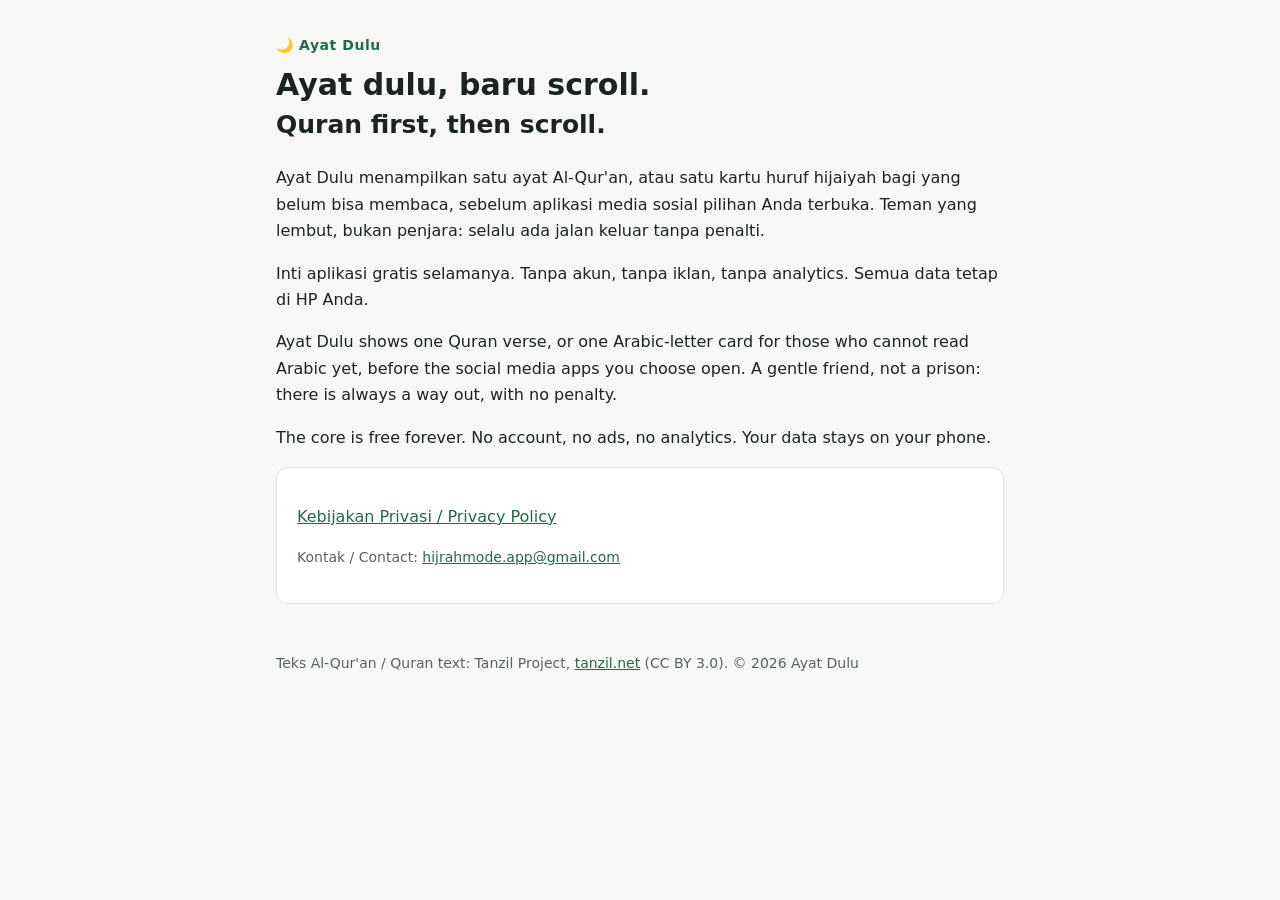
<file: index.html>
<!doctype html>
<html lang="id">
<head>
<meta charset="utf-8">
<meta name="viewport" content="width=device-width, initial-scale=1">
<title>Ayat Dulu</title>
<meta name="description" content="Ayat Dulu: ayat dulu, baru scroll. Satu ayat Al-Qur'an sebelum media sosial terbuka.">
<link rel="stylesheet" href="style.css">
</head>
<body>
<main>
<header>
  <span class="brand">🌙 Ayat Dulu</span>
  <h1>Ayat dulu, baru scroll.<br><small>Quran first, then scroll.</small></h1>
</header>

<section lang="id">
  <p>Ayat Dulu menampilkan satu ayat Al-Qur'an, atau satu kartu huruf hijaiyah bagi yang belum bisa membaca, sebelum aplikasi media sosial pilihan Anda terbuka. Teman yang lembut, bukan penjara: selalu ada jalan keluar tanpa penalti.</p>
  <p>Inti aplikasi gratis selamanya. Tanpa akun, tanpa iklan, tanpa analytics. Semua data tetap di HP Anda.</p>
</section>

<section lang="en">
  <p>Ayat Dulu shows one Quran verse, or one Arabic-letter card for those who cannot read Arabic yet, before the social media apps you choose open. A gentle friend, not a prison: there is always a way out, with no penalty.</p>
  <p>The core is free forever. No account, no ads, no analytics. Your data stays on your phone.</p>
</section>

<div class="card">
  <p><a href="privacy.html">Kebijakan Privasi / Privacy Policy</a></p>
  <p class="muted">Kontak / Contact: <a href="mailto:hijrahmode.app@gmail.com">hijrahmode.app@gmail.com</a></p>
</div>

<footer class="muted">Teks Al-Qur'an / Quran text: Tanzil Project, <a href="https://tanzil.net">tanzil.net</a> (CC BY 3.0). © 2026 Ayat Dulu</footer>
</main>
</body>
</html>
</file>
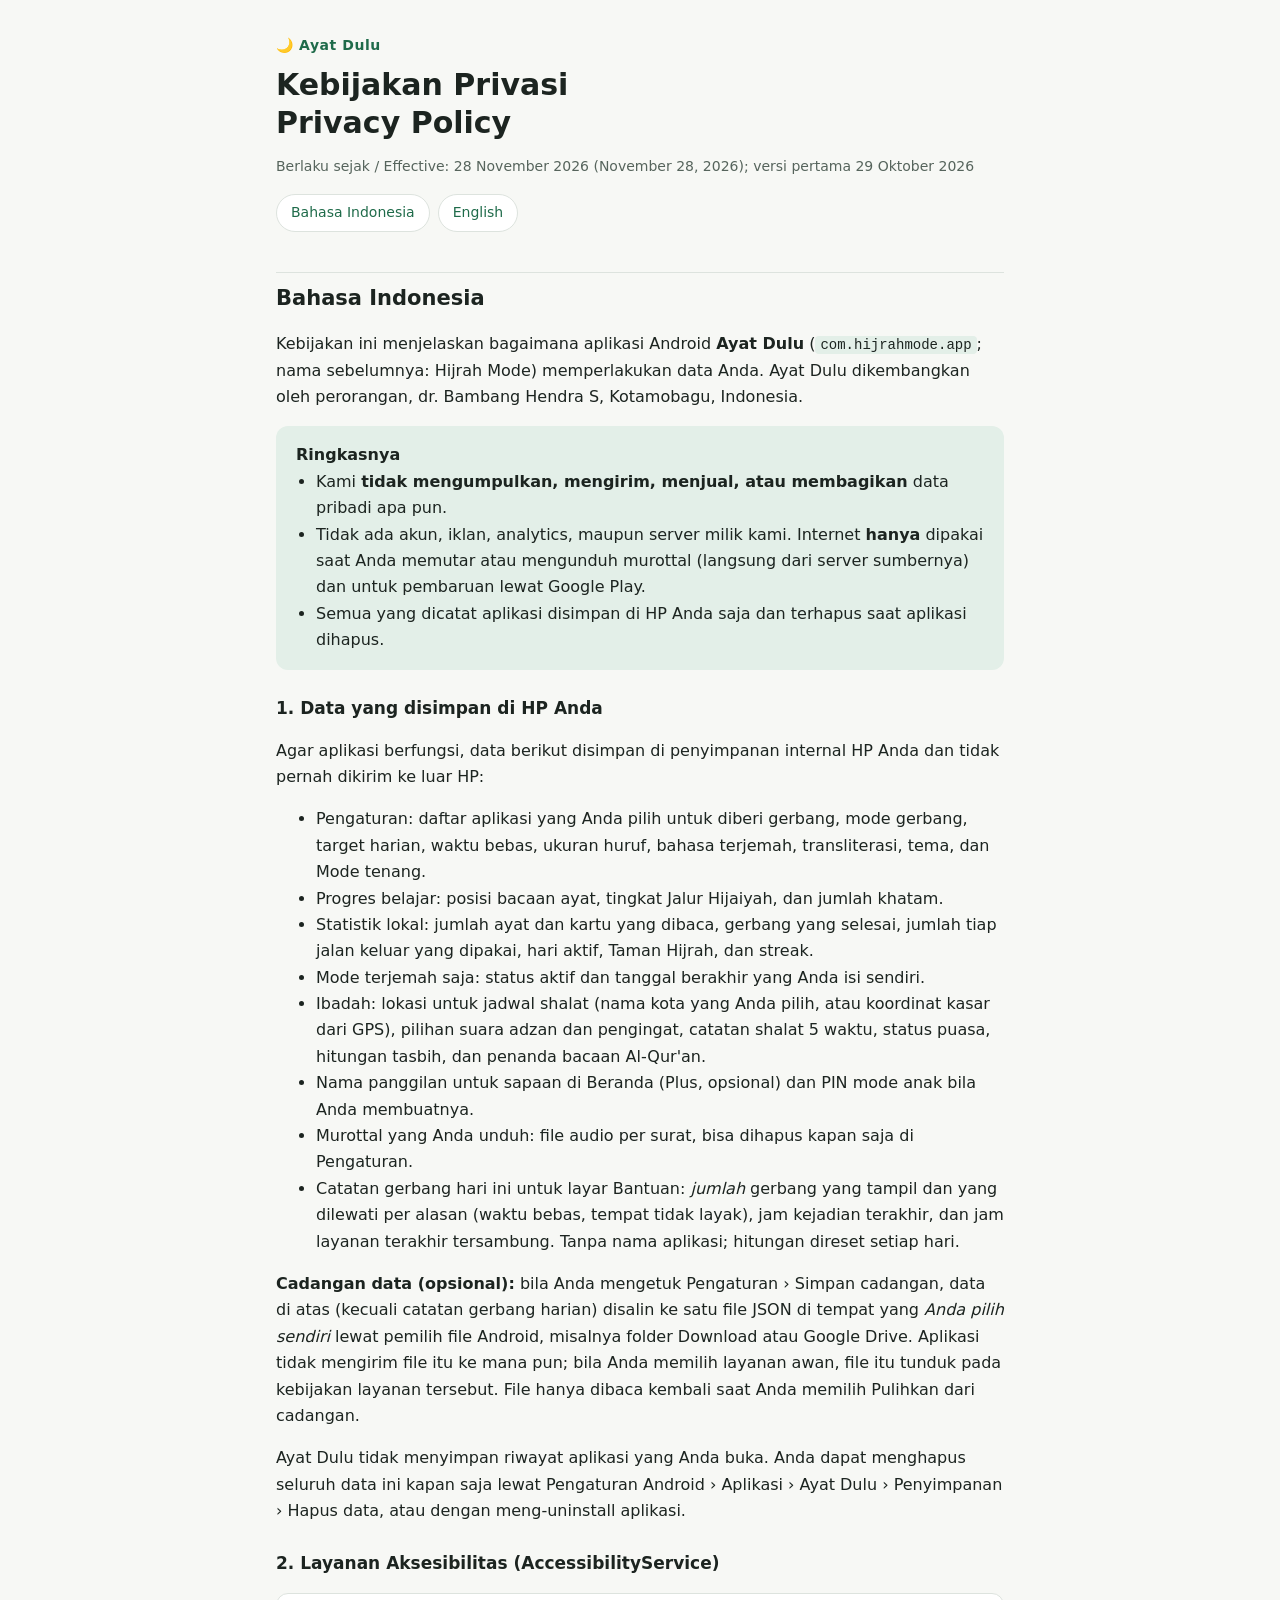
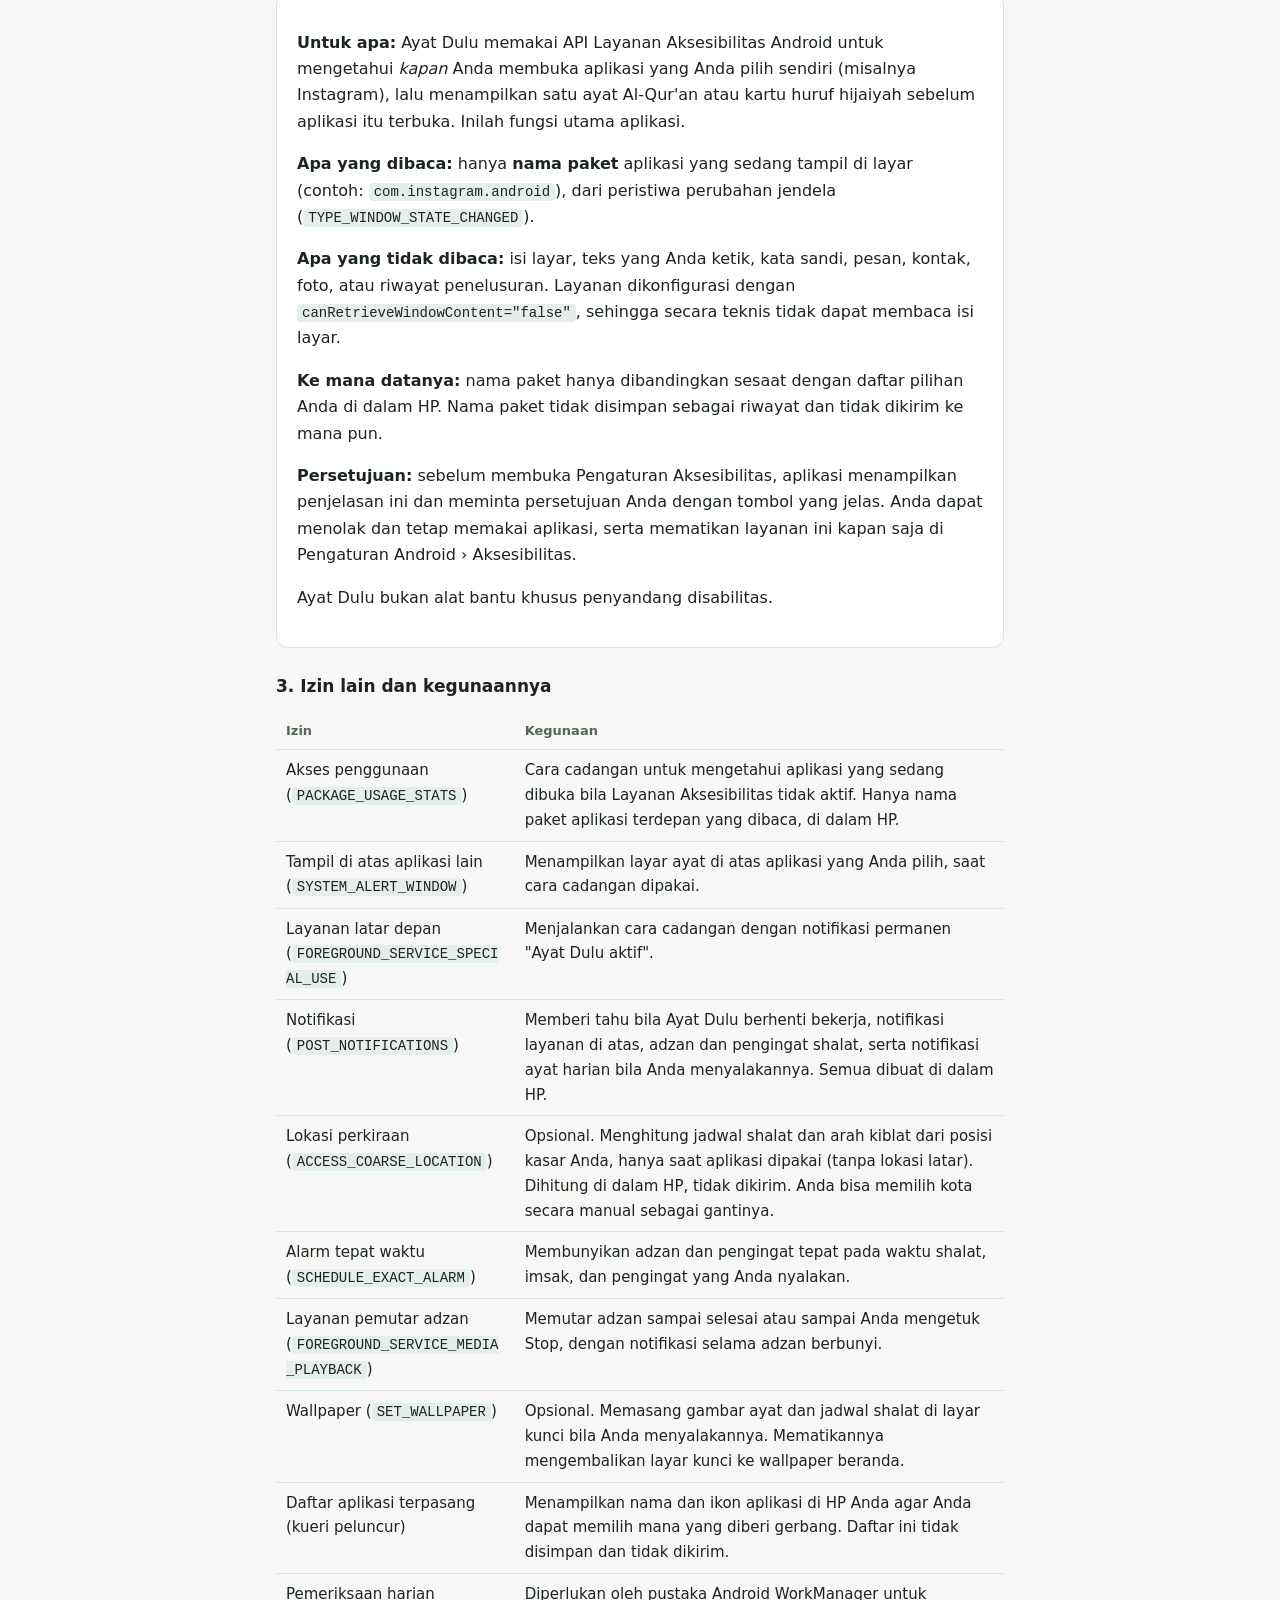
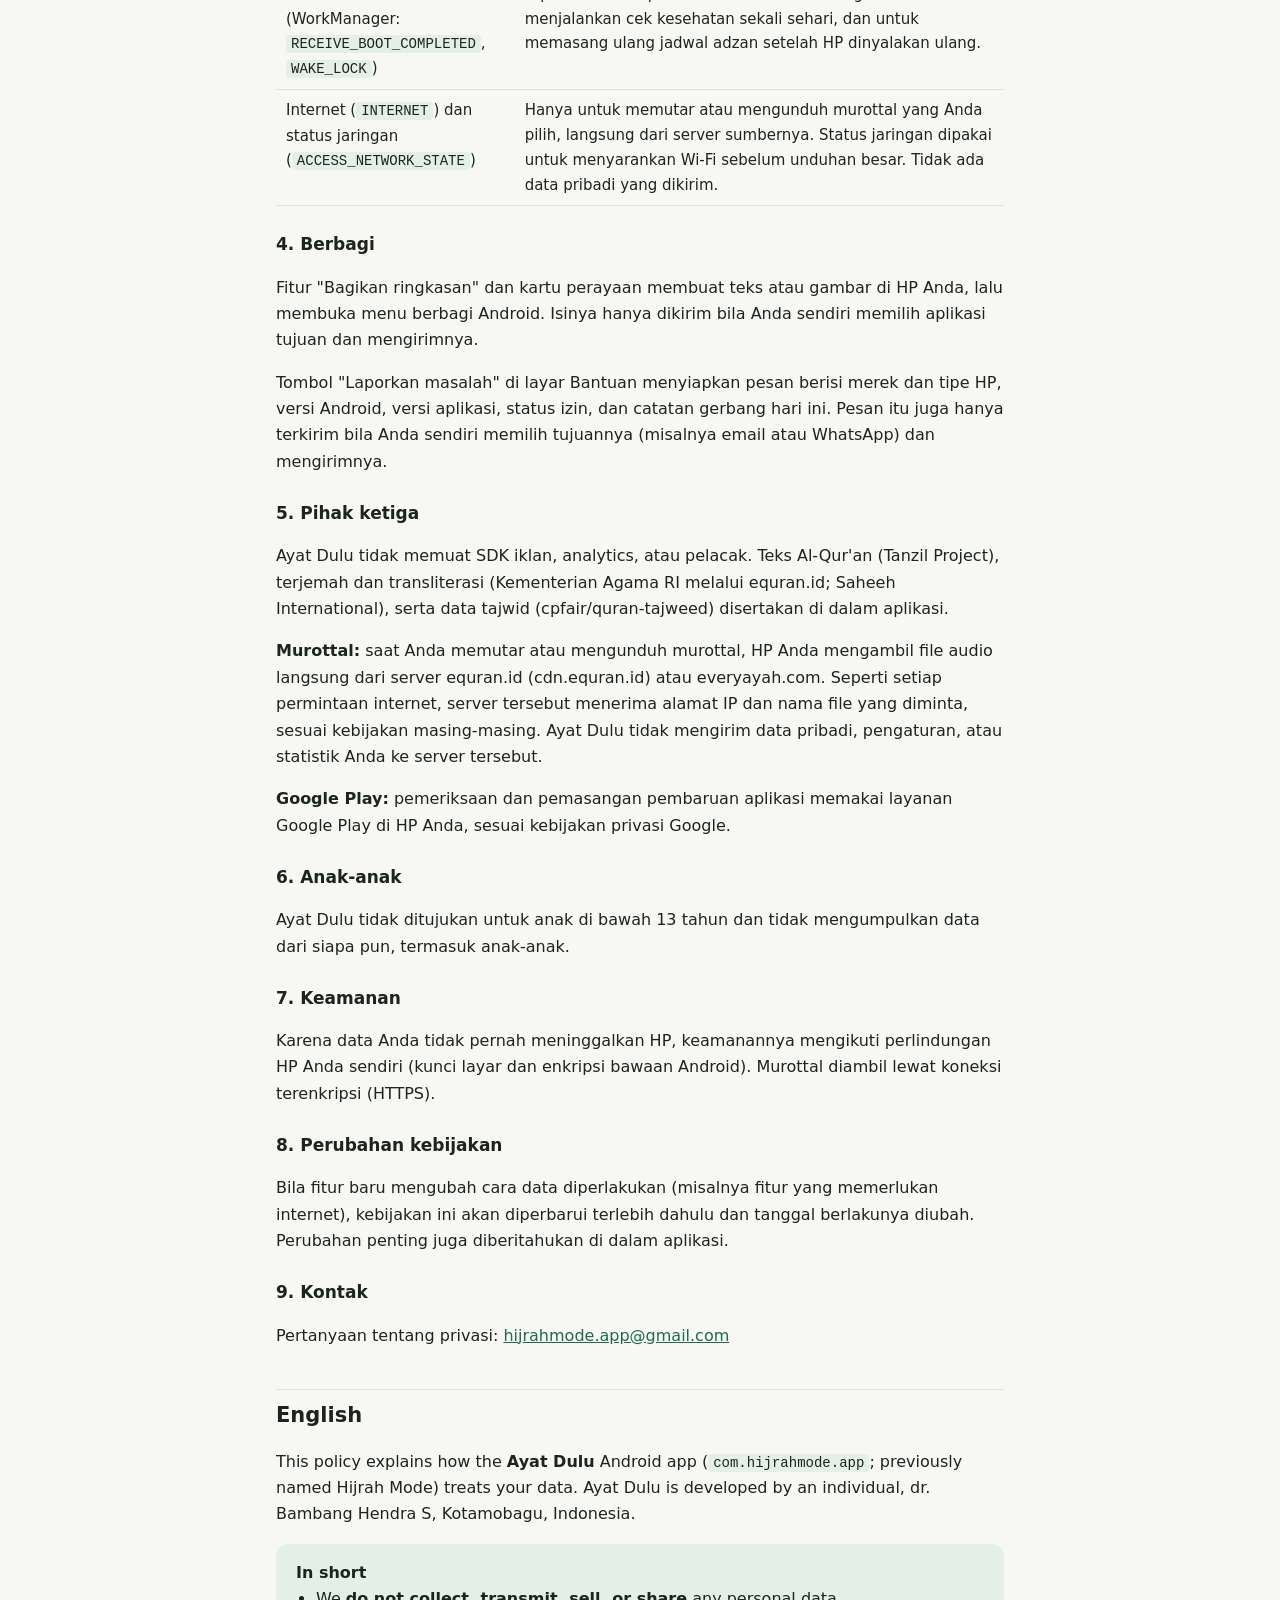
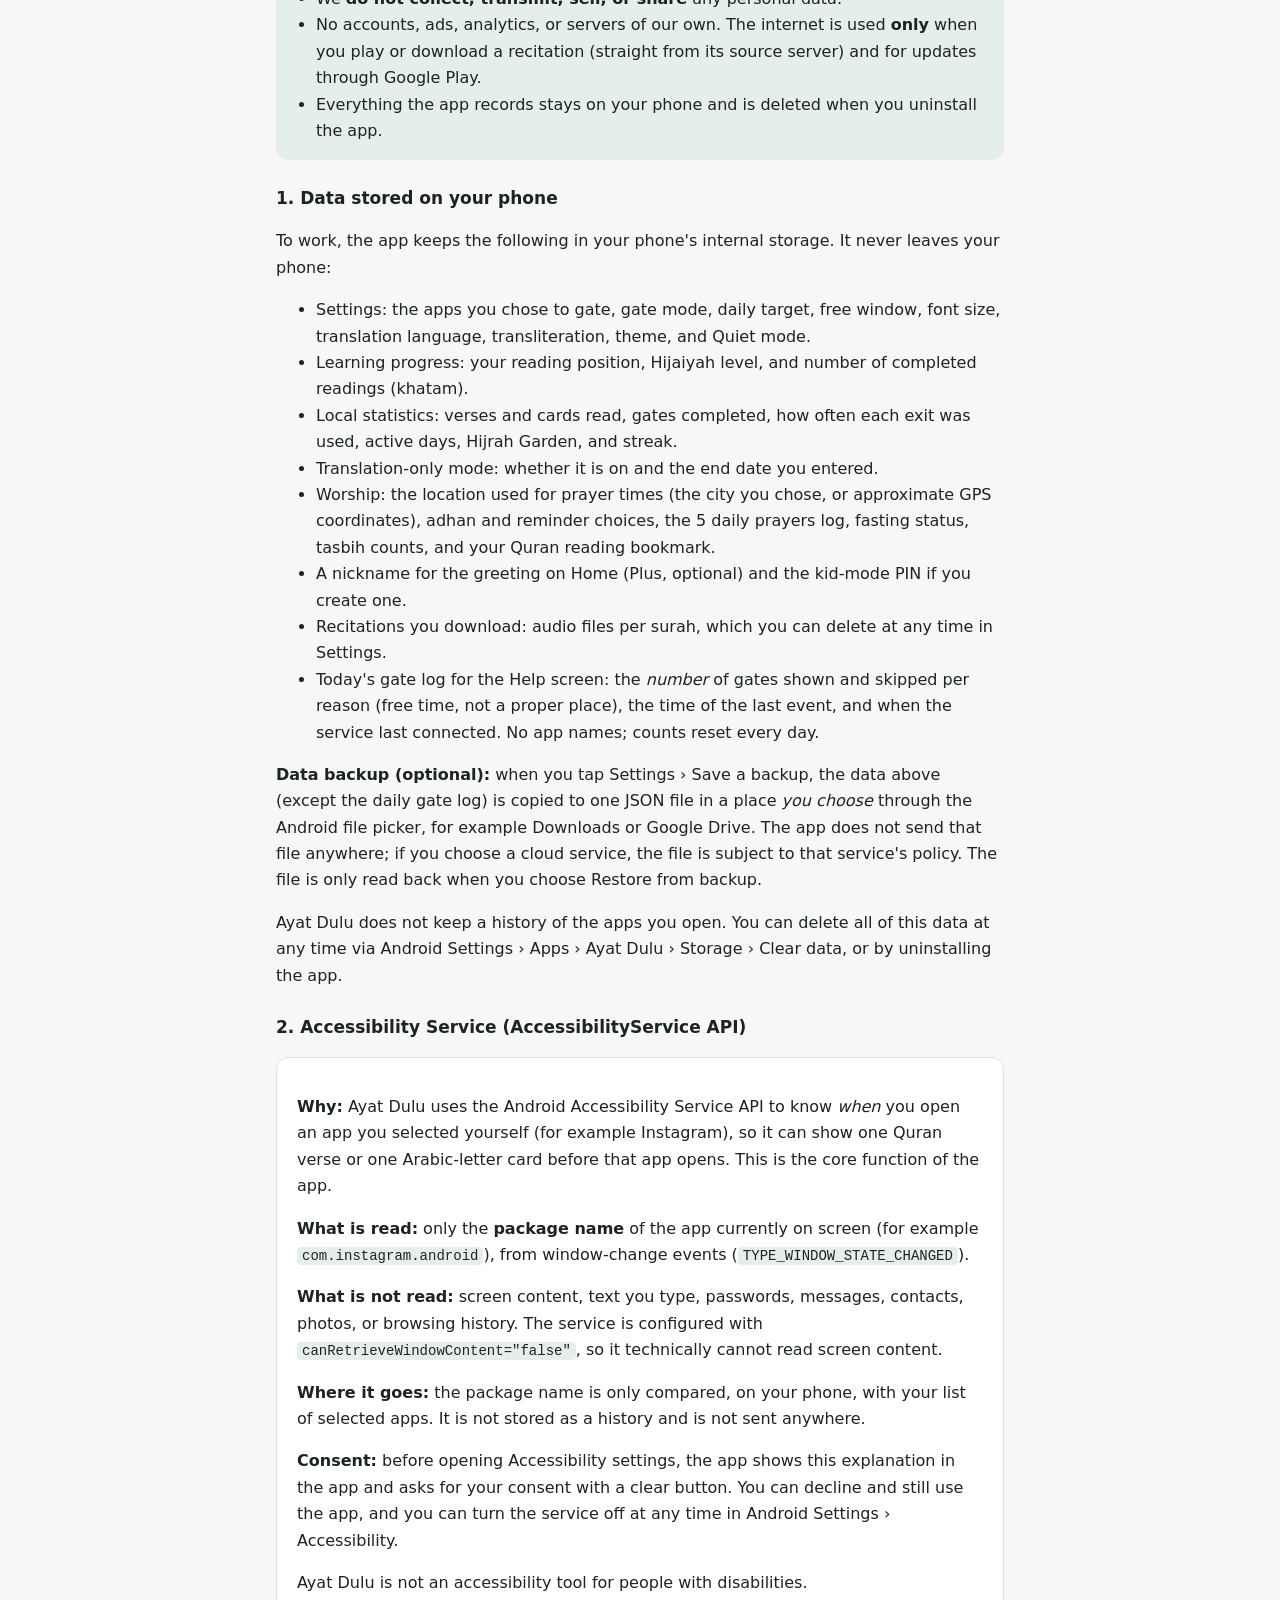
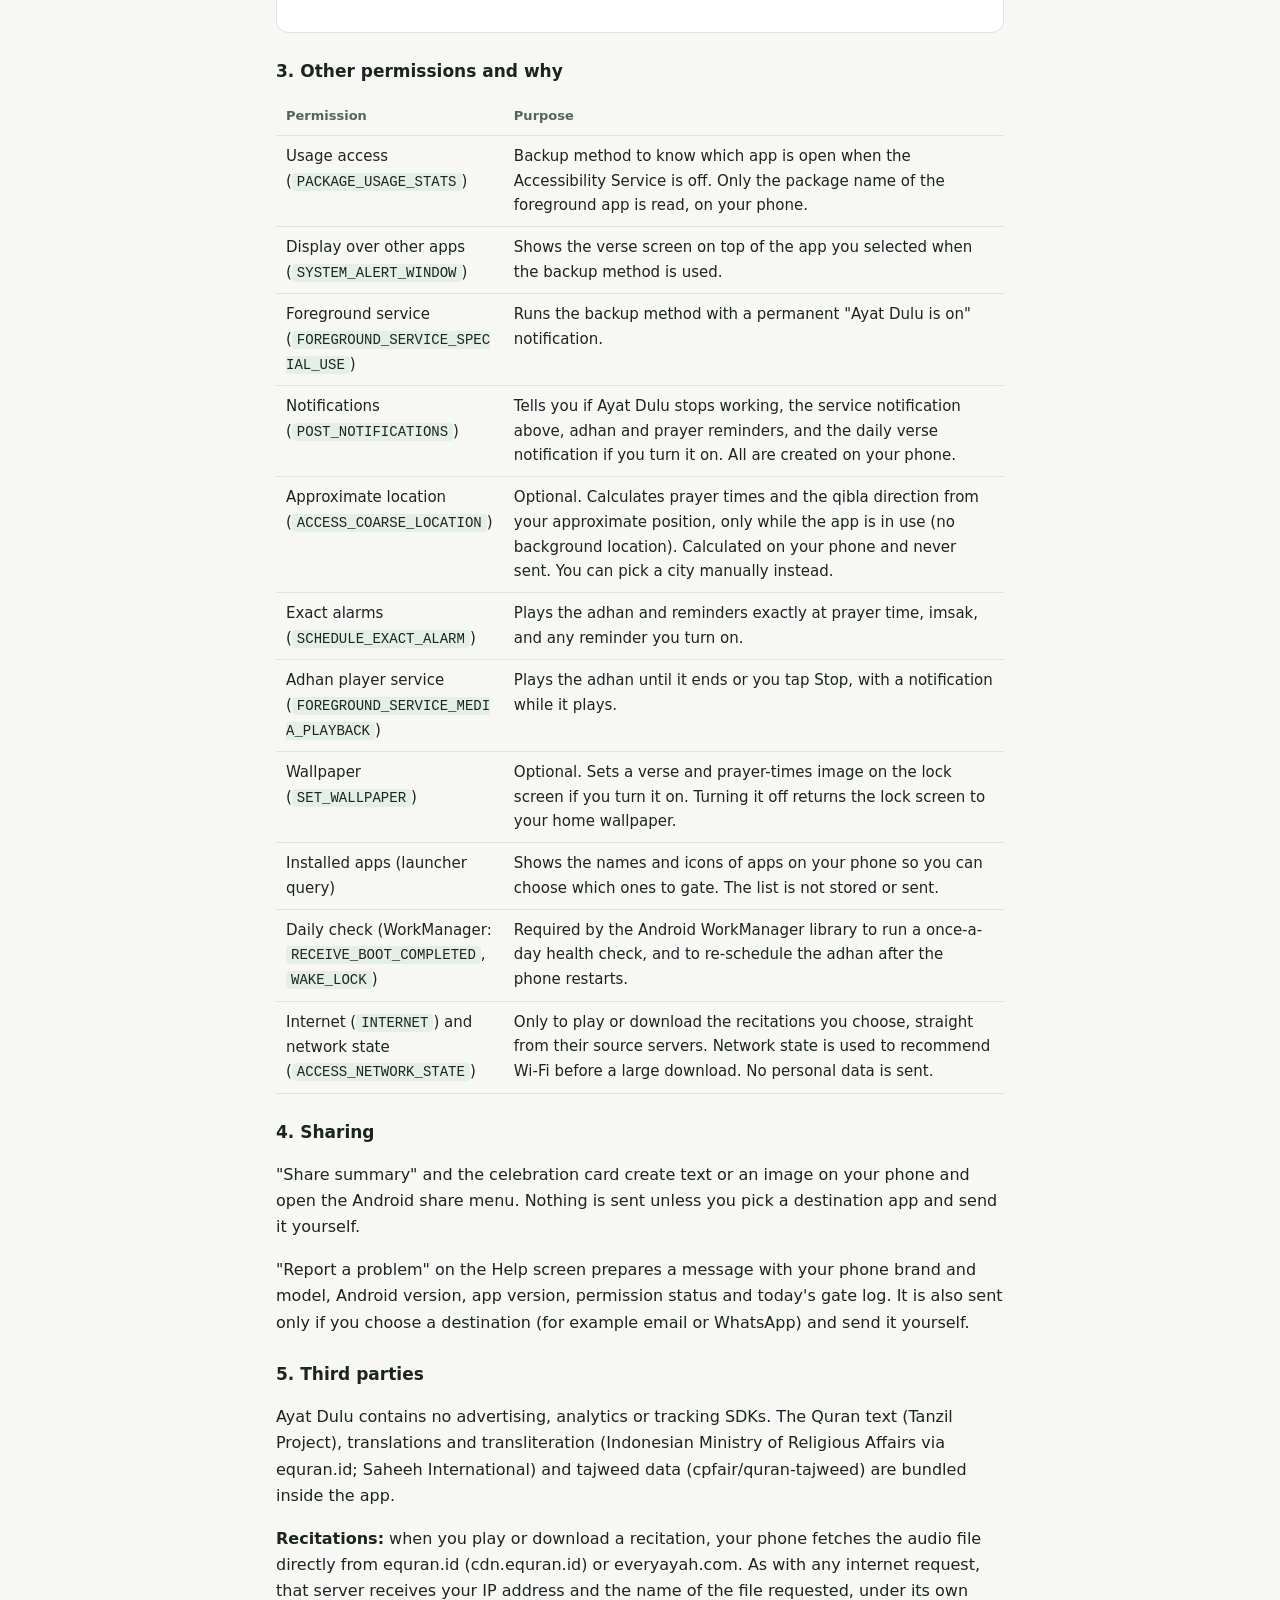
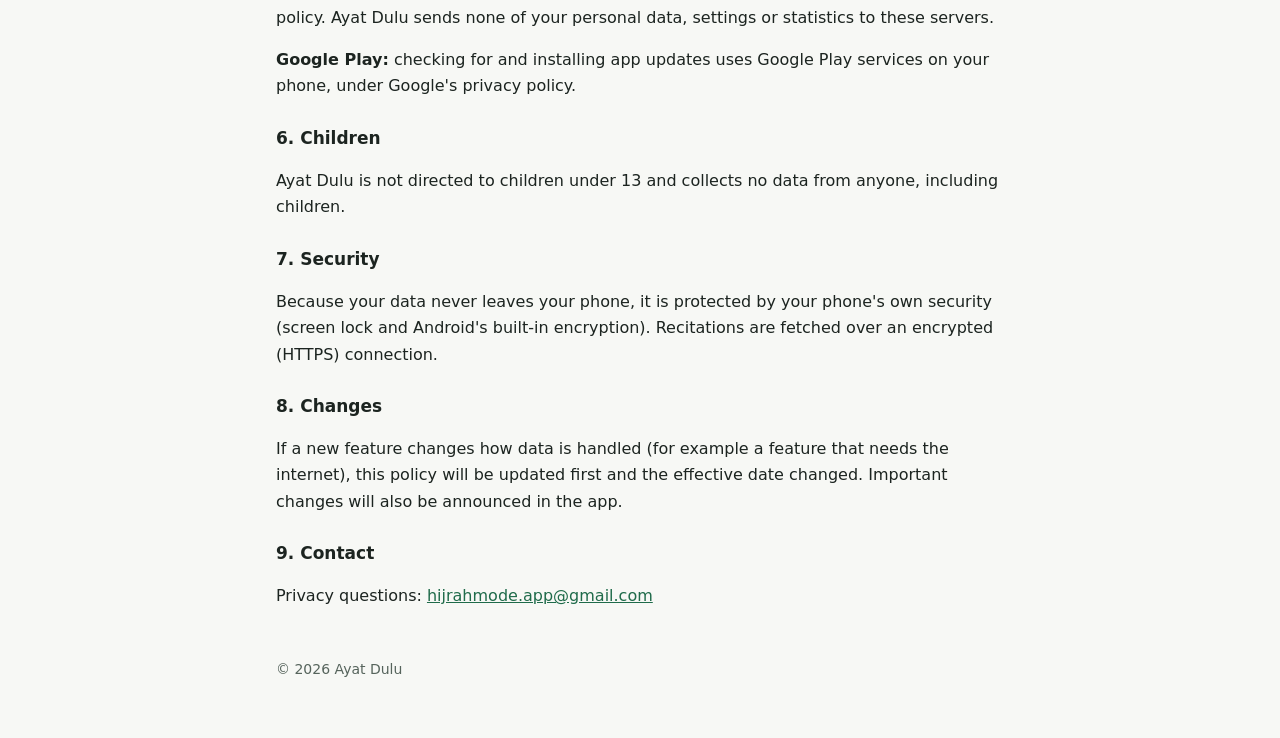
<file: privacy.html>
<!doctype html>
<html lang="id">
<head>
<meta charset="utf-8">
<meta name="viewport" content="width=device-width, initial-scale=1">
<title>Kebijakan Privasi Ayat Dulu Privacy Policy</title>
<meta name="description" content="Kebijakan privasi aplikasi Android Ayat Dulu. Privacy policy for the Ayat Dulu Android app.">
<link rel="stylesheet" href="style.css">
</head>
<body>
<main>
<header>
  <a class="brand" href="./">🌙 Ayat Dulu</a>
  <h1>Kebijakan Privasi<br>Privacy Policy</h1>
  <p class="muted">Berlaku sejak / Effective: 28 November 2026 (November 28, 2026); versi pertama 29 Oktober 2026</p>
  <nav class="lang">
    <a href="#id">Bahasa Indonesia</a>
    <a href="#en">English</a>
  </nav>
</header>

<!-- ===================== BAHASA INDONESIA ===================== -->
<section id="id" lang="id">
<h2>Bahasa Indonesia</h2>

<p>Kebijakan ini menjelaskan bagaimana aplikasi Android <strong>Ayat Dulu</strong> (<code>com.hijrahmode.app</code>; nama sebelumnya: Hijrah Mode) memperlakukan data Anda. Ayat Dulu dikembangkan oleh perorangan, dr. Bambang Hendra S, Kotamobagu, Indonesia.</p>

<div class="summary">
<strong>Ringkasnya</strong>
<ul>
  <li>Kami <strong>tidak mengumpulkan, mengirim, menjual, atau membagikan</strong> data pribadi apa pun.</li>
  <li>Tidak ada akun, iklan, analytics, maupun server milik kami. Internet <strong>hanya</strong> dipakai saat Anda memutar atau mengunduh murottal (langsung dari server sumbernya) dan untuk pembaruan lewat Google Play.</li>
  <li>Semua yang dicatat aplikasi disimpan di HP Anda saja dan terhapus saat aplikasi dihapus.</li>
</ul>
</div>

<h3>1. Data yang disimpan di HP Anda</h3>
<p>Agar aplikasi berfungsi, data berikut disimpan di penyimpanan internal HP Anda dan tidak pernah dikirim ke luar HP:</p>
<ul>
  <li>Pengaturan: daftar aplikasi yang Anda pilih untuk diberi gerbang, mode gerbang, target harian, waktu bebas, ukuran huruf, bahasa terjemah, transliterasi, tema, dan Mode tenang.</li>
  <li>Progres belajar: posisi bacaan ayat, tingkat Jalur Hijaiyah, dan jumlah khatam.</li>
  <li>Statistik lokal: jumlah ayat dan kartu yang dibaca, gerbang yang selesai, jumlah tiap jalan keluar yang dipakai, hari aktif, Taman Hijrah, dan streak.</li>
  <li>Mode terjemah saja: status aktif dan tanggal berakhir yang Anda isi sendiri.</li>
  <li>Ibadah: lokasi untuk jadwal shalat (nama kota yang Anda pilih, atau koordinat kasar dari GPS), pilihan suara adzan dan pengingat, catatan shalat 5 waktu, status puasa, hitungan tasbih, dan penanda bacaan Al-Qur'an.</li>
  <li>Nama panggilan untuk sapaan di Beranda (Plus, opsional) dan PIN mode anak bila Anda membuatnya.</li>
  <li>Murottal yang Anda unduh: file audio per surat, bisa dihapus kapan saja di Pengaturan.</li>
  <li>Catatan gerbang hari ini untuk layar Bantuan: <em>jumlah</em> gerbang yang tampil dan yang dilewati per alasan (waktu bebas, tempat tidak layak), jam kejadian terakhir, dan jam layanan terakhir tersambung. Tanpa nama aplikasi; hitungan direset setiap hari.</li>
</ul>
<p><strong>Cadangan data (opsional):</strong> bila Anda mengetuk Pengaturan › Simpan cadangan, data di atas (kecuali catatan gerbang harian) disalin ke satu file JSON di tempat yang <em>Anda pilih sendiri</em> lewat pemilih file Android, misalnya folder Download atau Google Drive. Aplikasi tidak mengirim file itu ke mana pun; bila Anda memilih layanan awan, file itu tunduk pada kebijakan layanan tersebut. File hanya dibaca kembali saat Anda memilih Pulihkan dari cadangan.</p>
<p>Ayat Dulu tidak menyimpan riwayat aplikasi yang Anda buka. Anda dapat menghapus seluruh data ini kapan saja lewat Pengaturan Android › Aplikasi › Ayat Dulu › Penyimpanan › Hapus data, atau dengan meng-uninstall aplikasi.</p>

<h3>2. Layanan Aksesibilitas (AccessibilityService)</h3>
<div class="card">
<p><strong>Untuk apa:</strong> Ayat Dulu memakai API Layanan Aksesibilitas Android untuk mengetahui <em>kapan</em> Anda membuka aplikasi yang Anda pilih sendiri (misalnya Instagram), lalu menampilkan satu ayat Al-Qur'an atau kartu huruf hijaiyah sebelum aplikasi itu terbuka. Inilah fungsi utama aplikasi.</p>
<p><strong>Apa yang dibaca:</strong> hanya <strong>nama paket</strong> aplikasi yang sedang tampil di layar (contoh: <code>com.instagram.android</code>), dari peristiwa perubahan jendela (<code>TYPE_WINDOW_STATE_CHANGED</code>).</p>
<p><strong>Apa yang tidak dibaca:</strong> isi layar, teks yang Anda ketik, kata sandi, pesan, kontak, foto, atau riwayat penelusuran. Layanan dikonfigurasi dengan <code>canRetrieveWindowContent="false"</code>, sehingga secara teknis tidak dapat membaca isi layar.</p>
<p><strong>Ke mana datanya:</strong> nama paket hanya dibandingkan sesaat dengan daftar pilihan Anda di dalam HP. Nama paket tidak disimpan sebagai riwayat dan tidak dikirim ke mana pun.</p>
<p><strong>Persetujuan:</strong> sebelum membuka Pengaturan Aksesibilitas, aplikasi menampilkan penjelasan ini dan meminta persetujuan Anda dengan tombol yang jelas. Anda dapat menolak dan tetap memakai aplikasi, serta mematikan layanan ini kapan saja di Pengaturan Android › Aksesibilitas.</p>
<p>Ayat Dulu bukan alat bantu khusus penyandang disabilitas.</p>
</div>

<h3>3. Izin lain dan kegunaannya</h3>
<table>
  <tr><th>Izin</th><th>Kegunaan</th></tr>
  <tr><td>Akses penggunaan (<code>PACKAGE_USAGE_STATS</code>)</td><td>Cara cadangan untuk mengetahui aplikasi yang sedang dibuka bila Layanan Aksesibilitas tidak aktif. Hanya nama paket aplikasi terdepan yang dibaca, di dalam HP.</td></tr>
  <tr><td>Tampil di atas aplikasi lain (<code>SYSTEM_ALERT_WINDOW</code>)</td><td>Menampilkan layar ayat di atas aplikasi yang Anda pilih, saat cara cadangan dipakai.</td></tr>
  <tr><td>Layanan latar depan (<code>FOREGROUND_SERVICE_SPECIAL_USE</code>)</td><td>Menjalankan cara cadangan dengan notifikasi permanen "Ayat Dulu aktif".</td></tr>
  <tr><td>Notifikasi (<code>POST_NOTIFICATIONS</code>)</td><td>Memberi tahu bila Ayat Dulu berhenti bekerja, notifikasi layanan di atas, adzan dan pengingat shalat, serta notifikasi ayat harian bila Anda menyalakannya. Semua dibuat di dalam HP.</td></tr>
  <tr><td>Lokasi perkiraan (<code>ACCESS_COARSE_LOCATION</code>)</td><td>Opsional. Menghitung jadwal shalat dan arah kiblat dari posisi kasar Anda, hanya saat aplikasi dipakai (tanpa lokasi latar). Dihitung di dalam HP, tidak dikirim. Anda bisa memilih kota secara manual sebagai gantinya.</td></tr>
  <tr><td>Alarm tepat waktu (<code>SCHEDULE_EXACT_ALARM</code>)</td><td>Membunyikan adzan dan pengingat tepat pada waktu shalat, imsak, dan pengingat yang Anda nyalakan.</td></tr>
  <tr><td>Layanan pemutar adzan (<code>FOREGROUND_SERVICE_MEDIA_PLAYBACK</code>)</td><td>Memutar adzan sampai selesai atau sampai Anda mengetuk Stop, dengan notifikasi selama adzan berbunyi.</td></tr>
  <tr><td>Wallpaper (<code>SET_WALLPAPER</code>)</td><td>Opsional. Memasang gambar ayat dan jadwal shalat di layar kunci bila Anda menyalakannya. Mematikannya mengembalikan layar kunci ke wallpaper beranda.</td></tr>
  <tr><td>Daftar aplikasi terpasang (kueri peluncur)</td><td>Menampilkan nama dan ikon aplikasi di HP Anda agar Anda dapat memilih mana yang diberi gerbang. Daftar ini tidak disimpan dan tidak dikirim.</td></tr>
  <tr><td>Pemeriksaan harian (WorkManager: <code>RECEIVE_BOOT_COMPLETED</code>, <code>WAKE_LOCK</code>)</td><td>Diperlukan oleh pustaka Android WorkManager untuk menjalankan cek kesehatan sekali sehari, dan untuk memasang ulang jadwal adzan setelah HP dinyalakan ulang.</td></tr>
  <tr><td>Internet (<code>INTERNET</code>) dan status jaringan (<code>ACCESS_NETWORK_STATE</code>)</td><td>Hanya untuk memutar atau mengunduh murottal yang Anda pilih, langsung dari server sumbernya. Status jaringan dipakai untuk menyarankan Wi-Fi sebelum unduhan besar. Tidak ada data pribadi yang dikirim.</td></tr>
</table>

<h3>4. Berbagi</h3>
<p>Fitur "Bagikan ringkasan" dan kartu perayaan membuat teks atau gambar di HP Anda, lalu membuka menu berbagi Android. Isinya hanya dikirim bila Anda sendiri memilih aplikasi tujuan dan mengirimnya.</p>
<p>Tombol "Laporkan masalah" di layar Bantuan menyiapkan pesan berisi merek dan tipe HP, versi Android, versi aplikasi, status izin, dan catatan gerbang hari ini. Pesan itu juga hanya terkirim bila Anda sendiri memilih tujuannya (misalnya email atau WhatsApp) dan mengirimnya.</p>

<h3>5. Pihak ketiga</h3>
<p>Ayat Dulu tidak memuat SDK iklan, analytics, atau pelacak. Teks Al-Qur'an (Tanzil Project), terjemah dan transliterasi (Kementerian Agama RI melalui equran.id; Saheeh International), serta data tajwid (cpfair/quran-tajweed) disertakan di dalam aplikasi.</p>
<p><strong>Murottal:</strong> saat Anda memutar atau mengunduh murottal, HP Anda mengambil file audio langsung dari server equran.id (cdn.equran.id) atau everyayah.com. Seperti setiap permintaan internet, server tersebut menerima alamat IP dan nama file yang diminta, sesuai kebijakan masing-masing. Ayat Dulu tidak mengirim data pribadi, pengaturan, atau statistik Anda ke server tersebut.</p>
<p><strong>Google Play:</strong> pemeriksaan dan pemasangan pembaruan aplikasi memakai layanan Google Play di HP Anda, sesuai kebijakan privasi Google.</p>

<h3>6. Anak-anak</h3>
<p>Ayat Dulu tidak ditujukan untuk anak di bawah 13 tahun dan tidak mengumpulkan data dari siapa pun, termasuk anak-anak.</p>

<h3>7. Keamanan</h3>
<p>Karena data Anda tidak pernah meninggalkan HP, keamanannya mengikuti perlindungan HP Anda sendiri (kunci layar dan enkripsi bawaan Android). Murottal diambil lewat koneksi terenkripsi (HTTPS).</p>

<h3>8. Perubahan kebijakan</h3>
<p>Bila fitur baru mengubah cara data diperlakukan (misalnya fitur yang memerlukan internet), kebijakan ini akan diperbarui terlebih dahulu dan tanggal berlakunya diubah. Perubahan penting juga diberitahukan di dalam aplikasi.</p>

<h3>9. Kontak</h3>
<p>Pertanyaan tentang privasi: <a href="mailto:hijrahmode.app@gmail.com">hijrahmode.app@gmail.com</a></p>
</section>

<!-- ===================== ENGLISH ===================== -->
<section id="en" lang="en">
<h2>English</h2>

<p>This policy explains how the <strong>Ayat Dulu</strong> Android app (<code>com.hijrahmode.app</code>; previously named Hijrah Mode) treats your data. Ayat Dulu is developed by an individual, dr. Bambang Hendra S, Kotamobagu, Indonesia.</p>

<div class="summary">
<strong>In short</strong>
<ul>
  <li>We <strong>do not collect, transmit, sell, or share</strong> any personal data.</li>
  <li>No accounts, ads, analytics, or servers of our own. The internet is used <strong>only</strong> when you play or download a recitation (straight from its source server) and for updates through Google Play.</li>
  <li>Everything the app records stays on your phone and is deleted when you uninstall the app.</li>
</ul>
</div>

<h3>1. Data stored on your phone</h3>
<p>To work, the app keeps the following in your phone's internal storage. It never leaves your phone:</p>
<ul>
  <li>Settings: the apps you chose to gate, gate mode, daily target, free window, font size, translation language, transliteration, theme, and Quiet mode.</li>
  <li>Learning progress: your reading position, Hijaiyah level, and number of completed readings (khatam).</li>
  <li>Local statistics: verses and cards read, gates completed, how often each exit was used, active days, Hijrah Garden, and streak.</li>
  <li>Translation-only mode: whether it is on and the end date you entered.</li>
  <li>Worship: the location used for prayer times (the city you chose, or approximate GPS coordinates), adhan and reminder choices, the 5 daily prayers log, fasting status, tasbih counts, and your Quran reading bookmark.</li>
  <li>A nickname for the greeting on Home (Plus, optional) and the kid-mode PIN if you create one.</li>
  <li>Recitations you download: audio files per surah, which you can delete at any time in Settings.</li>
  <li>Today's gate log for the Help screen: the <em>number</em> of gates shown and skipped per reason (free time, not a proper place), the time of the last event, and when the service last connected. No app names; counts reset every day.</li>
</ul>
<p><strong>Data backup (optional):</strong> when you tap Settings › Save a backup, the data above (except the daily gate log) is copied to one JSON file in a place <em>you choose</em> through the Android file picker, for example Downloads or Google Drive. The app does not send that file anywhere; if you choose a cloud service, the file is subject to that service's policy. The file is only read back when you choose Restore from backup.</p>
<p>Ayat Dulu does not keep a history of the apps you open. You can delete all of this data at any time via Android Settings › Apps › Ayat Dulu › Storage › Clear data, or by uninstalling the app.</p>

<h3>2. Accessibility Service (AccessibilityService API)</h3>
<div class="card">
<p><strong>Why:</strong> Ayat Dulu uses the Android Accessibility Service API to know <em>when</em> you open an app you selected yourself (for example Instagram), so it can show one Quran verse or one Arabic-letter card before that app opens. This is the core function of the app.</p>
<p><strong>What is read:</strong> only the <strong>package name</strong> of the app currently on screen (for example <code>com.instagram.android</code>), from window-change events (<code>TYPE_WINDOW_STATE_CHANGED</code>).</p>
<p><strong>What is not read:</strong> screen content, text you type, passwords, messages, contacts, photos, or browsing history. The service is configured with <code>canRetrieveWindowContent="false"</code>, so it technically cannot read screen content.</p>
<p><strong>Where it goes:</strong> the package name is only compared, on your phone, with your list of selected apps. It is not stored as a history and is not sent anywhere.</p>
<p><strong>Consent:</strong> before opening Accessibility settings, the app shows this explanation in the app and asks for your consent with a clear button. You can decline and still use the app, and you can turn the service off at any time in Android Settings › Accessibility.</p>
<p>Ayat Dulu is not an accessibility tool for people with disabilities.</p>
</div>

<h3>3. Other permissions and why</h3>
<table>
  <tr><th>Permission</th><th>Purpose</th></tr>
  <tr><td>Usage access (<code>PACKAGE_USAGE_STATS</code>)</td><td>Backup method to know which app is open when the Accessibility Service is off. Only the package name of the foreground app is read, on your phone.</td></tr>
  <tr><td>Display over other apps (<code>SYSTEM_ALERT_WINDOW</code>)</td><td>Shows the verse screen on top of the app you selected when the backup method is used.</td></tr>
  <tr><td>Foreground service (<code>FOREGROUND_SERVICE_SPECIAL_USE</code>)</td><td>Runs the backup method with a permanent "Ayat Dulu is on" notification.</td></tr>
  <tr><td>Notifications (<code>POST_NOTIFICATIONS</code>)</td><td>Tells you if Ayat Dulu stops working, the service notification above, adhan and prayer reminders, and the daily verse notification if you turn it on. All are created on your phone.</td></tr>
  <tr><td>Approximate location (<code>ACCESS_COARSE_LOCATION</code>)</td><td>Optional. Calculates prayer times and the qibla direction from your approximate position, only while the app is in use (no background location). Calculated on your phone and never sent. You can pick a city manually instead.</td></tr>
  <tr><td>Exact alarms (<code>SCHEDULE_EXACT_ALARM</code>)</td><td>Plays the adhan and reminders exactly at prayer time, imsak, and any reminder you turn on.</td></tr>
  <tr><td>Adhan player service (<code>FOREGROUND_SERVICE_MEDIA_PLAYBACK</code>)</td><td>Plays the adhan until it ends or you tap Stop, with a notification while it plays.</td></tr>
  <tr><td>Wallpaper (<code>SET_WALLPAPER</code>)</td><td>Optional. Sets a verse and prayer-times image on the lock screen if you turn it on. Turning it off returns the lock screen to your home wallpaper.</td></tr>
  <tr><td>Installed apps (launcher query)</td><td>Shows the names and icons of apps on your phone so you can choose which ones to gate. The list is not stored or sent.</td></tr>
  <tr><td>Daily check (WorkManager: <code>RECEIVE_BOOT_COMPLETED</code>, <code>WAKE_LOCK</code>)</td><td>Required by the Android WorkManager library to run a once-a-day health check, and to re-schedule the adhan after the phone restarts.</td></tr>
  <tr><td>Internet (<code>INTERNET</code>) and network state (<code>ACCESS_NETWORK_STATE</code>)</td><td>Only to play or download the recitations you choose, straight from their source servers. Network state is used to recommend Wi-Fi before a large download. No personal data is sent.</td></tr>
</table>

<h3>4. Sharing</h3>
<p>"Share summary" and the celebration card create text or an image on your phone and open the Android share menu. Nothing is sent unless you pick a destination app and send it yourself.</p>
<p>"Report a problem" on the Help screen prepares a message with your phone brand and model, Android version, app version, permission status and today's gate log. It is also sent only if you choose a destination (for example email or WhatsApp) and send it yourself.</p>

<h3>5. Third parties</h3>
<p>Ayat Dulu contains no advertising, analytics or tracking SDKs. The Quran text (Tanzil Project), translations and transliteration (Indonesian Ministry of Religious Affairs via equran.id; Saheeh International) and tajweed data (cpfair/quran-tajweed) are bundled inside the app.</p>
<p><strong>Recitations:</strong> when you play or download a recitation, your phone fetches the audio file directly from equran.id (cdn.equran.id) or everyayah.com. As with any internet request, that server receives your IP address and the name of the file requested, under its own policy. Ayat Dulu sends none of your personal data, settings or statistics to these servers.</p>
<p><strong>Google Play:</strong> checking for and installing app updates uses Google Play services on your phone, under Google's privacy policy.</p>

<h3>6. Children</h3>
<p>Ayat Dulu is not directed to children under 13 and collects no data from anyone, including children.</p>

<h3>7. Security</h3>
<p>Because your data never leaves your phone, it is protected by your phone's own security (screen lock and Android's built-in encryption). Recitations are fetched over an encrypted (HTTPS) connection.</p>

<h3>8. Changes</h3>
<p>If a new feature changes how data is handled (for example a feature that needs the internet), this policy will be updated first and the effective date changed. Important changes will also be announced in the app.</p>

<h3>9. Contact</h3>
<p>Privacy questions: <a href="mailto:hijrahmode.app@gmail.com">hijrahmode.app@gmail.com</a></p>
</section>

<footer class="muted">© 2026 Ayat Dulu</footer>
</main>
</body>
</html>
</file>
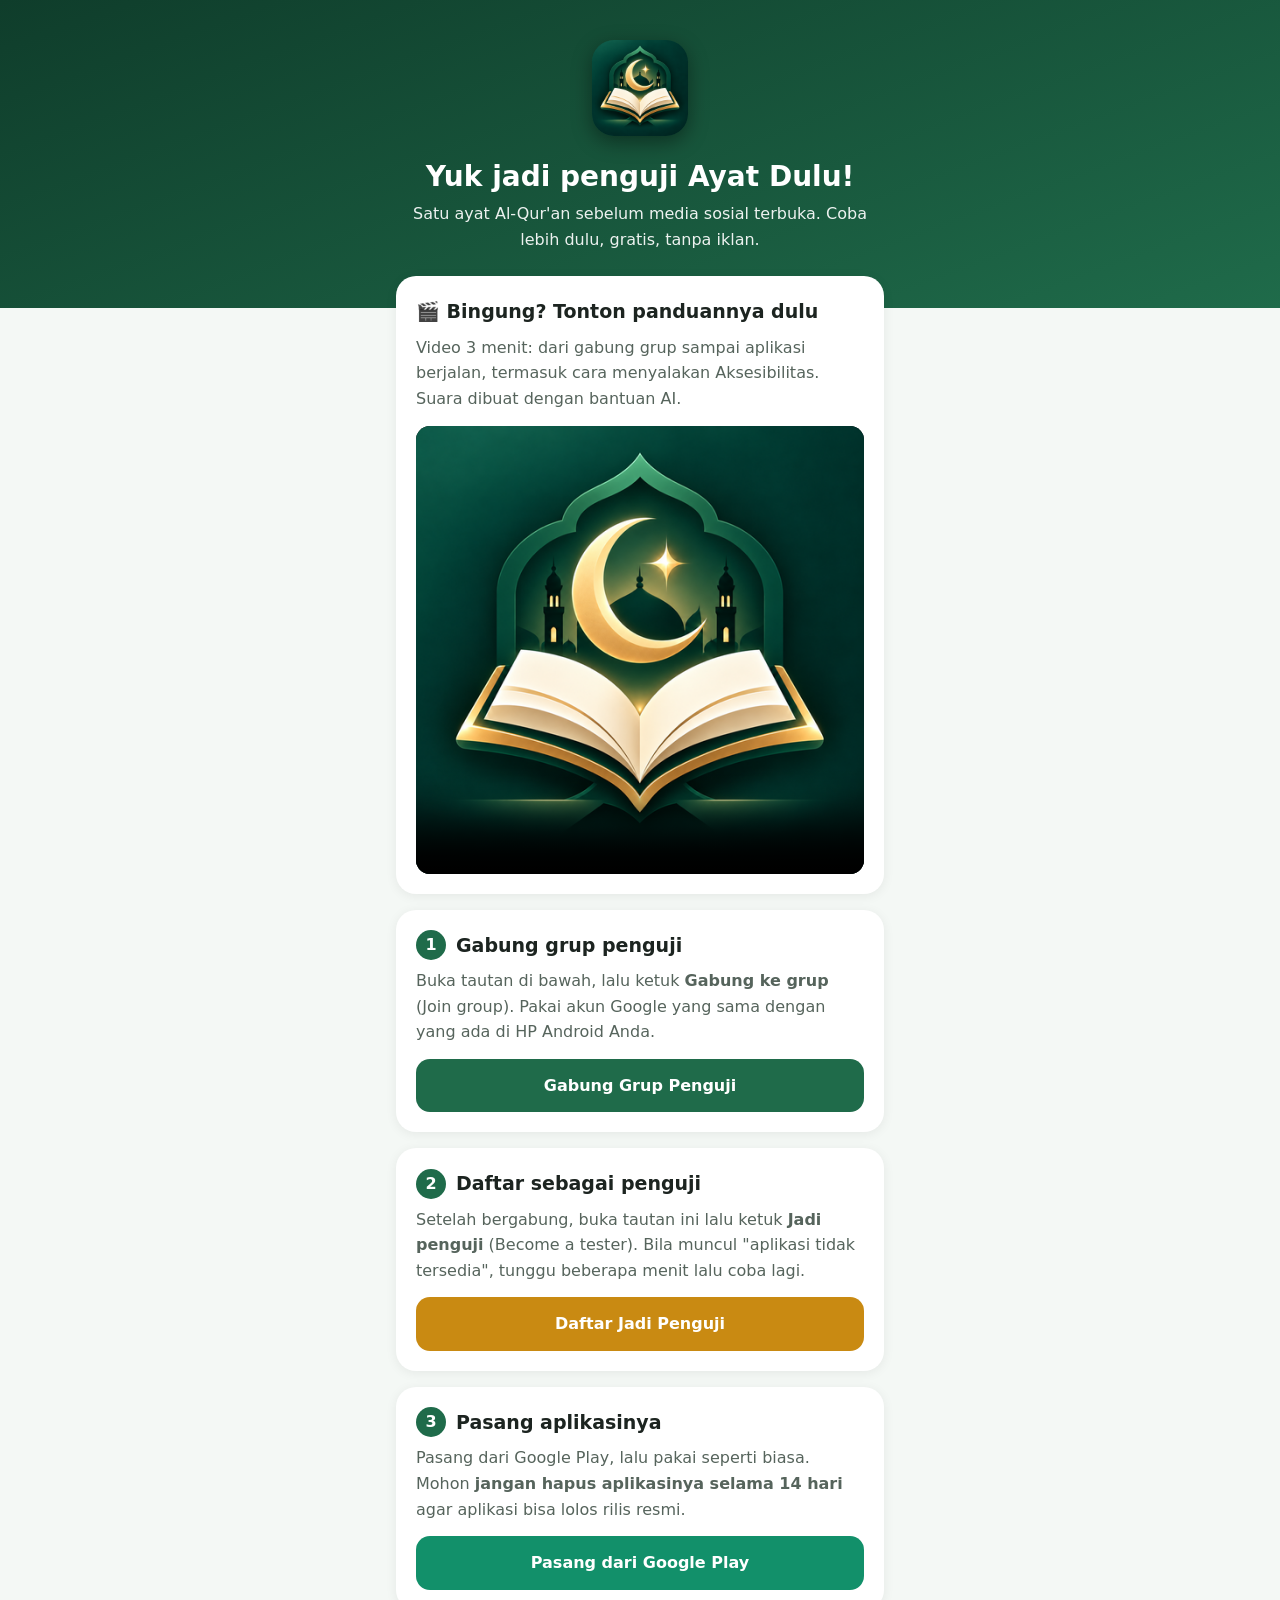
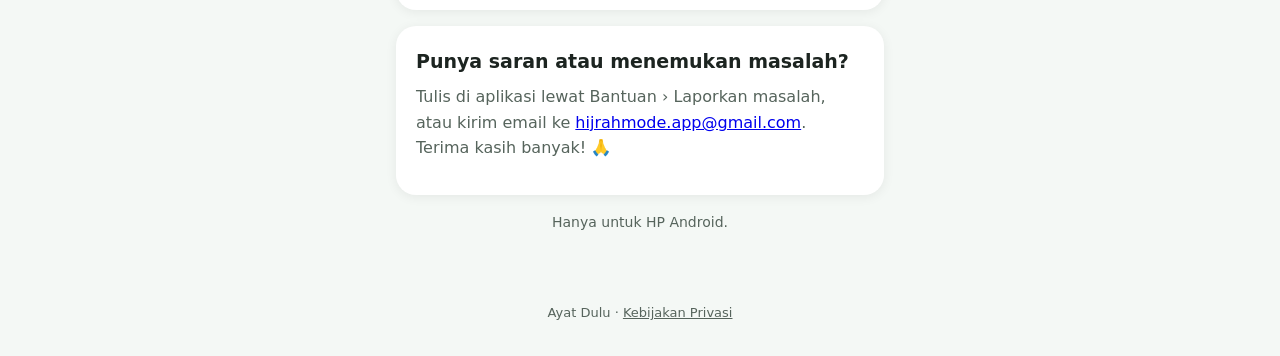
<file: uji.html>
<!doctype html>
<html lang="id">
<head>
<meta charset="utf-8">
<meta name="viewport" content="width=device-width, initial-scale=1">
<title>Yuk jadi penguji Ayat Dulu!</title>
<meta name="description" content="Satu ayat Al-Qur'an sebelum media sosial terbuka. Coba lebih dulu, gratis, tanpa iklan.">
<meta property="og:type" content="website">
<meta property="og:title" content="Yuk jadi penguji Ayat Dulu!">
<meta property="og:description" content="Satu ayat Al-Qur'an sebelum media sosial terbuka. Coba lebih dulu, gratis.">
<meta property="og:url" content="https://suikromo.github.io/hijrahmode-site/uji.html">
<meta property="og:image" content="https://suikromo.github.io/hijrahmode-site/ikon.png">
<style>
:root { --a:#1f6b4a; --a2:#0f3d2b; --gold:#d9a84a; --bg:#f4f8f5; --card:#fff; --tx:#1c2420; --mu:#56645c; }
@media (prefers-color-scheme: dark) { :root { --bg:#0e1511; --card:#18201b; --tx:#e6ece8; --mu:#a3b2a9; } }
* { box-sizing:border-box; }
body { margin:0; background:var(--bg); color:var(--tx); font:16px/1.6 system-ui,-apple-system,"Segoe UI",Roboto,sans-serif; }
.hero { background:linear-gradient(160deg,var(--a2),var(--a)); color:#fff; text-align:center; padding:40px 20px 56px; }
.hero img { width:96px; height:96px; border-radius:22px; box-shadow:0 6px 20px #0006; }
.hero h1 { margin:16px 0 8px; font-size:28px; line-height:1.2; }
.hero p { margin:0 auto; max-width:480px; opacity:.92; }
main { max-width:520px; margin:-32px auto 0; padding:0 16px 48px; }
.card { background:var(--card); border-radius:20px; padding:20px; margin-bottom:16px; box-shadow:0 2px 12px #0001; }
.card h2 { margin:0 0 8px; font-size:19px; display:flex; align-items:center; gap:10px; }
.n { background:var(--a); color:#fff; width:30px; height:30px; border-radius:50%; display:inline-flex; align-items:center; justify-content:center; font-size:16px; flex:none; }
.card p { margin:0 0 14px; color:var(--mu); }
.btn { display:block; text-align:center; text-decoration:none; color:#fff; font-weight:700; padding:14px; border-radius:14px; background:var(--a); }
.btn.o { background:#c98a12; }
.btn.g { background:#12906a; }
.note { font-size:14px; color:var(--mu); text-align:center; }
video { width:100%; border-radius:14px; background:#000; display:block; max-height:70vh; }
footer { text-align:center; font-size:13px; color:var(--mu); padding:8px 16px 32px; }
footer a { color:inherit; }
</style>
</head>
<body>
<div class="hero">
  <img src="ikon.png" alt="Ikon Ayat Dulu">
  <h1>Yuk jadi penguji Ayat Dulu!</h1>
  <p>Satu ayat Al-Qur'an sebelum media sosial terbuka. Coba lebih dulu, gratis, tanpa iklan.</p>
</div>
<main>
  <div class="card">
    <h2>🎬 Bingung? Tonton panduannya dulu</h2>
    <p>Video 3 menit: dari gabung grup sampai aplikasi berjalan, termasuk cara menyalakan Aksesibilitas. Suara dibuat dengan bantuan AI.</p>
    <video controls preload="none" playsinline poster="ikon.png" src="tutorial.mp4"></video>
  </div>
  <div class="card">
    <h2><span class="n">1</span> Gabung grup penguji</h2>
    <p>Buka tautan di bawah, lalu ketuk <b>Gabung ke grup</b> (Join group). Pakai akun Google yang sama dengan yang ada di HP Android Anda.</p>
    <a class="btn" href="https://groups.google.com/g/penguji-ayat-dulu">Gabung Grup Penguji</a>
  </div>
  <div class="card">
    <h2><span class="n">2</span> Daftar sebagai penguji</h2>
    <p>Setelah bergabung, buka tautan ini lalu ketuk <b>Jadi penguji</b> (Become a tester). Bila muncul "aplikasi tidak tersedia", tunggu beberapa menit lalu coba lagi.</p>
    <a class="btn o" href="https://play.google.com/apps/testing/com.hijrahmode.app">Daftar Jadi Penguji</a>
  </div>
  <div class="card">
    <h2><span class="n">3</span> Pasang aplikasinya</h2>
    <p>Pasang dari Google Play, lalu pakai seperti biasa. Mohon <b>jangan hapus aplikasinya selama 14 hari</b> agar aplikasi bisa lolos rilis resmi.</p>
    <a class="btn g" href="https://play.google.com/store/apps/details?id=com.hijrahmode.app">Pasang dari Google Play</a>
  </div>
  <div class="card">
    <h2>Punya saran atau menemukan masalah?</h2>
    <p>Tulis di aplikasi lewat Bantuan › Laporkan masalah, atau kirim email ke <a href="mailto:hijrahmode.app@gmail.com">hijrahmode.app@gmail.com</a>. Terima kasih banyak! 🙏</p>
  </div>
  <p class="note">Hanya untuk HP Android.</p>
</main>
<footer>Ayat Dulu · <a href="privacy.html">Kebijakan Privasi</a></footer>
</body>
</html>
</file>
<file: style.css>
:root {
  --bg: #f7f8f5;
  --surface: #ffffff;
  --text: #1c2420;
  --muted: #56645c;
  --accent: #1f6b4a;
  --accent-soft: #e3efe8;
  --border: #dde3de;
}
@media (prefers-color-scheme: dark) {
  :root {
    --bg: #111613;
    --surface: #18201b;
    --text: #e6ece8;
    --muted: #a3b2a9;
    --accent: #7fcfa5;
    --accent-soft: #1f2e26;
    --border: #2a352f;
  }
}
* { box-sizing: border-box; }
body {
  margin: 0;
  background: var(--bg);
  color: var(--text);
  font: 16px/1.65 system-ui, -apple-system, "Segoe UI", Roboto, sans-serif;
}
main { max-width: 760px; margin: 0 auto; padding: 32px 16px 64px; }
header { margin-bottom: 24px; }
.brand { font-size: 14px; letter-spacing: .04em; color: var(--accent); font-weight: 600; text-decoration: none; }
h1 { font-size: 30px; line-height: 1.25; margin: 8px 0 4px; }
h2 { font-size: 21px; margin: 40px 0 8px; padding-top: 8px; border-top: 1px solid var(--border); }
h3 { font-size: 17px; margin: 24px 0 4px; }
p, li { color: var(--text); }
.muted { color: var(--muted); font-size: 14px; }
a { color: var(--accent); }
nav.lang { display: flex; gap: 8px; margin: 16px 0 8px; flex-wrap: wrap; }
nav.lang a {
  padding: 6px 14px; border: 1px solid var(--border); border-radius: 999px;
  text-decoration: none; background: var(--surface); font-size: 14px;
}
.summary {
  background: var(--accent-soft); border-radius: 12px; padding: 16px 20px; margin: 16px 0;
}
.summary ul { margin: 0; padding-left: 20px; }
table { width: 100%; border-collapse: collapse; margin: 12px 0; font-size: 15px; }
th, td { text-align: left; vertical-align: top; padding: 8px 10px; border-bottom: 1px solid var(--border); }
th { color: var(--muted); font-weight: 600; font-size: 13px; }
code { font-size: 14px; background: var(--accent-soft); padding: 1px 5px; border-radius: 4px; overflow-wrap: anywhere; }
.card { background: var(--surface); border: 1px solid var(--border); border-radius: 12px; padding: 20px; margin: 16px 0; }
footer { margin-top: 48px; }
</file>
